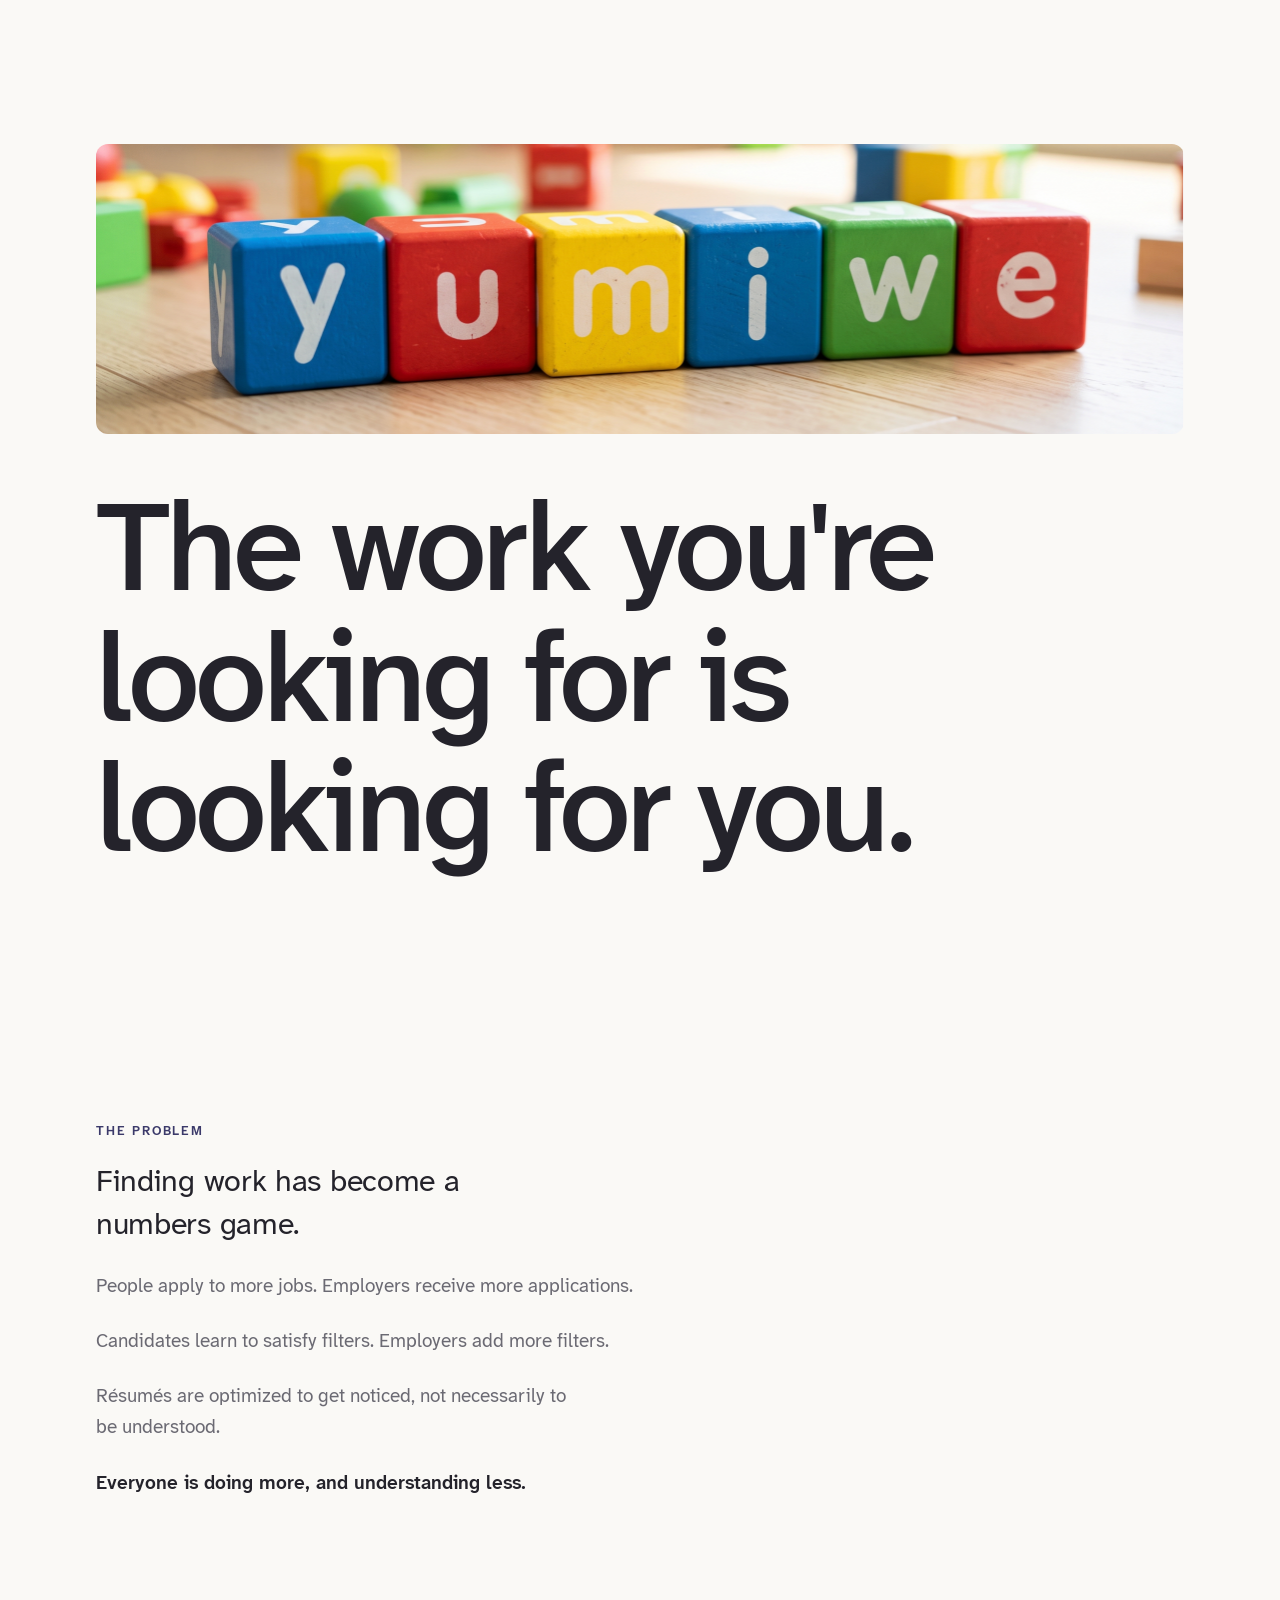
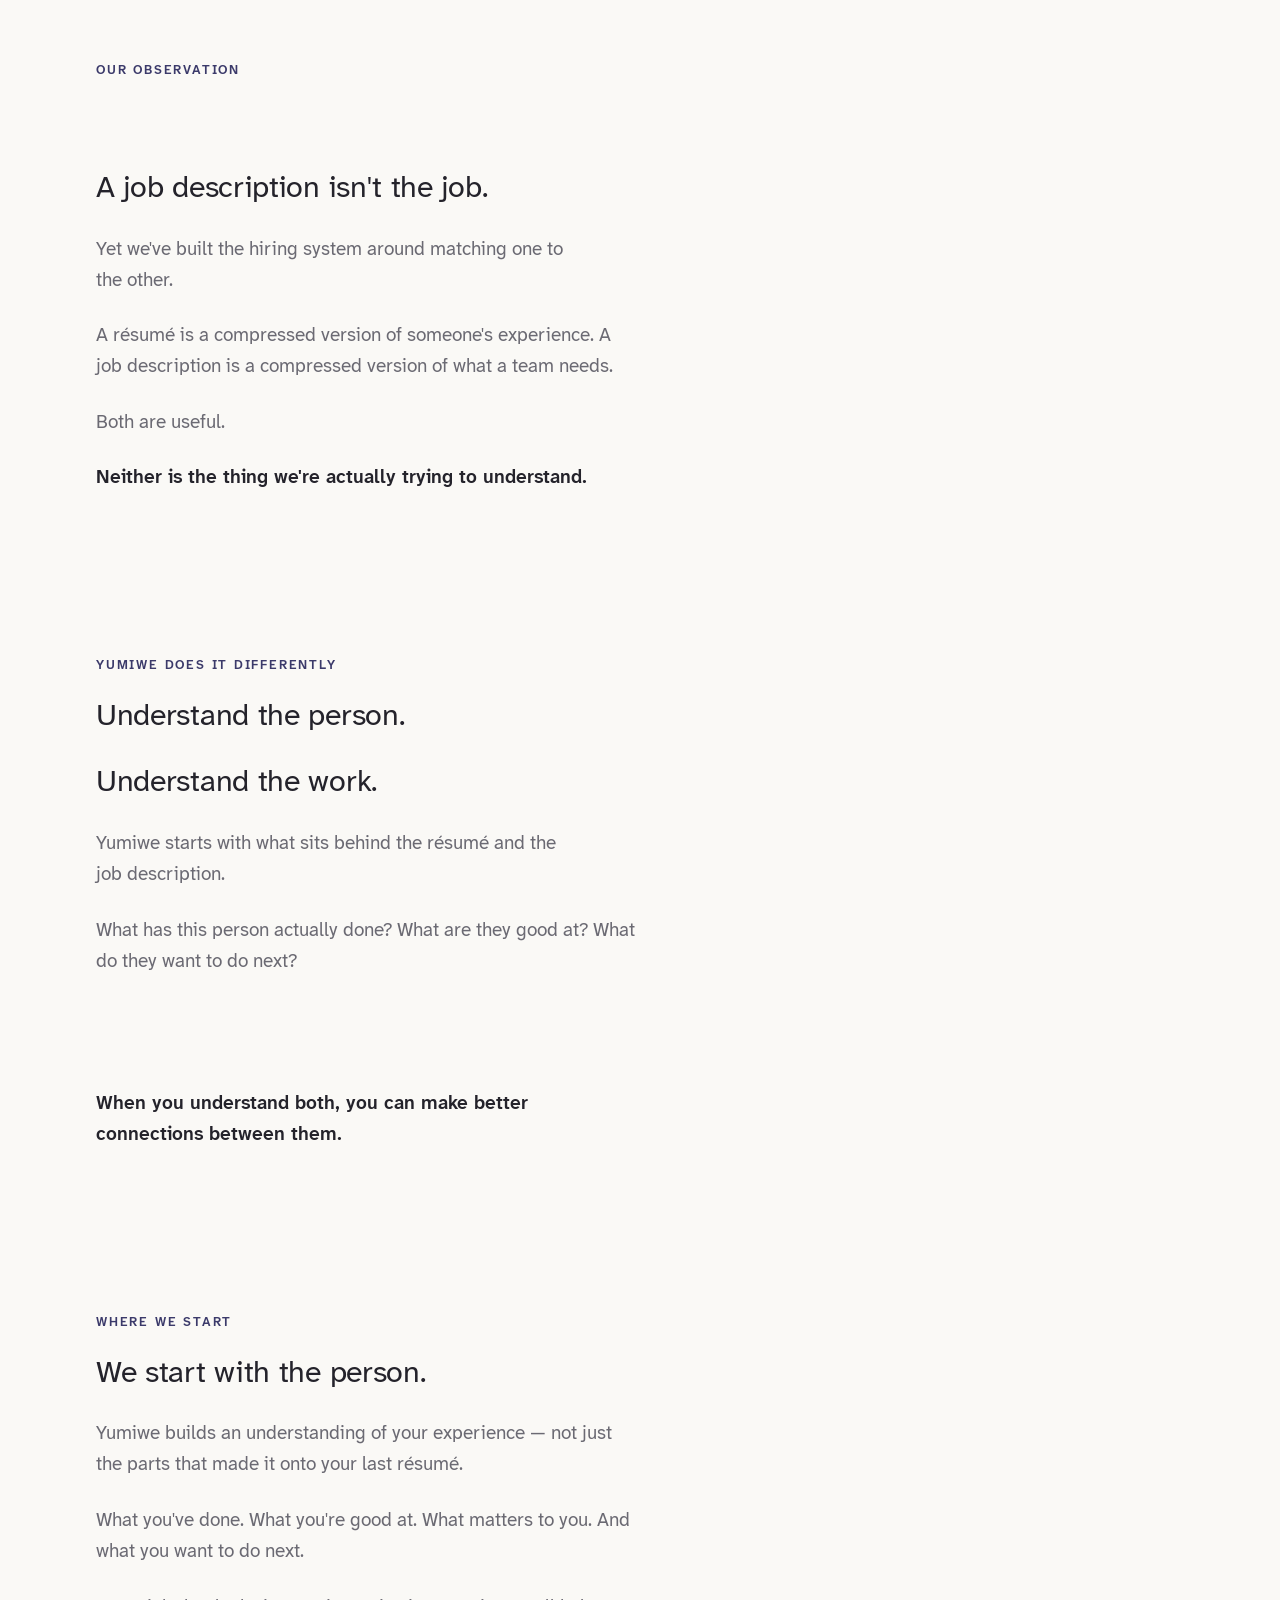
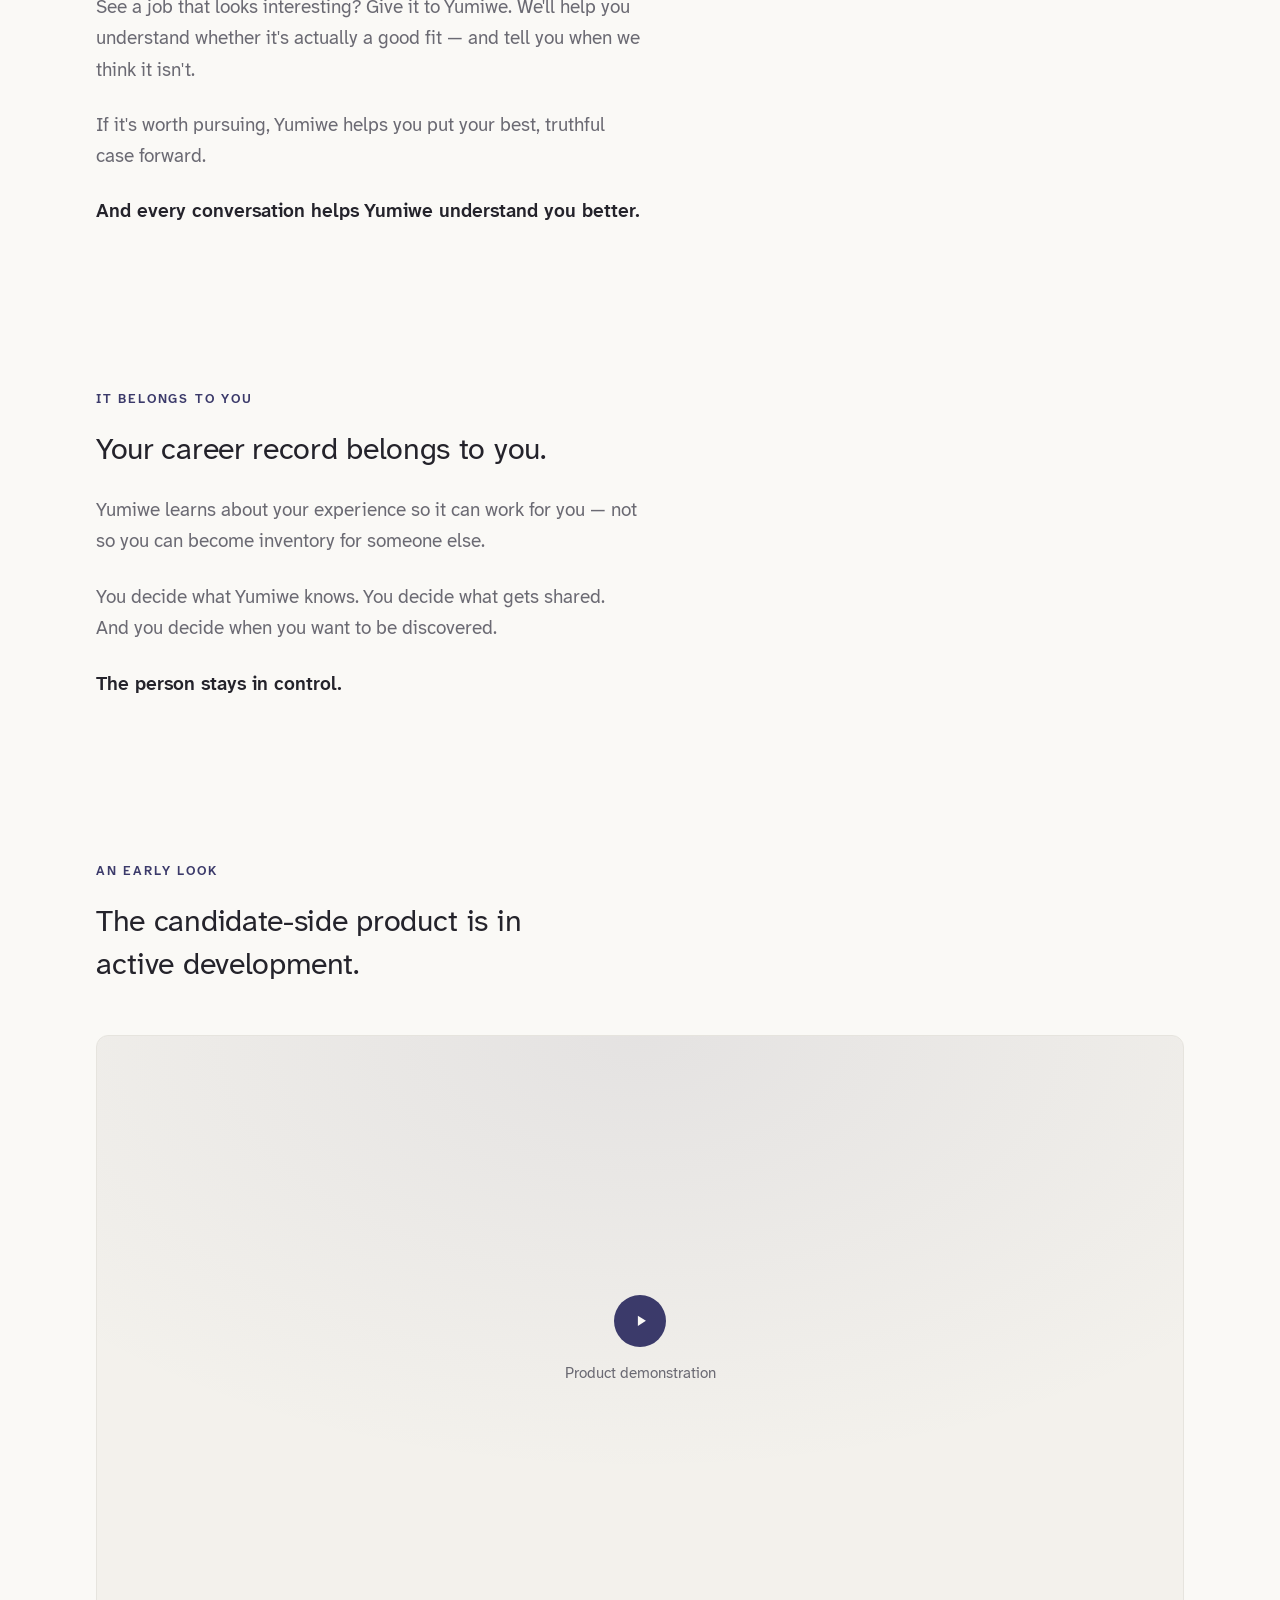
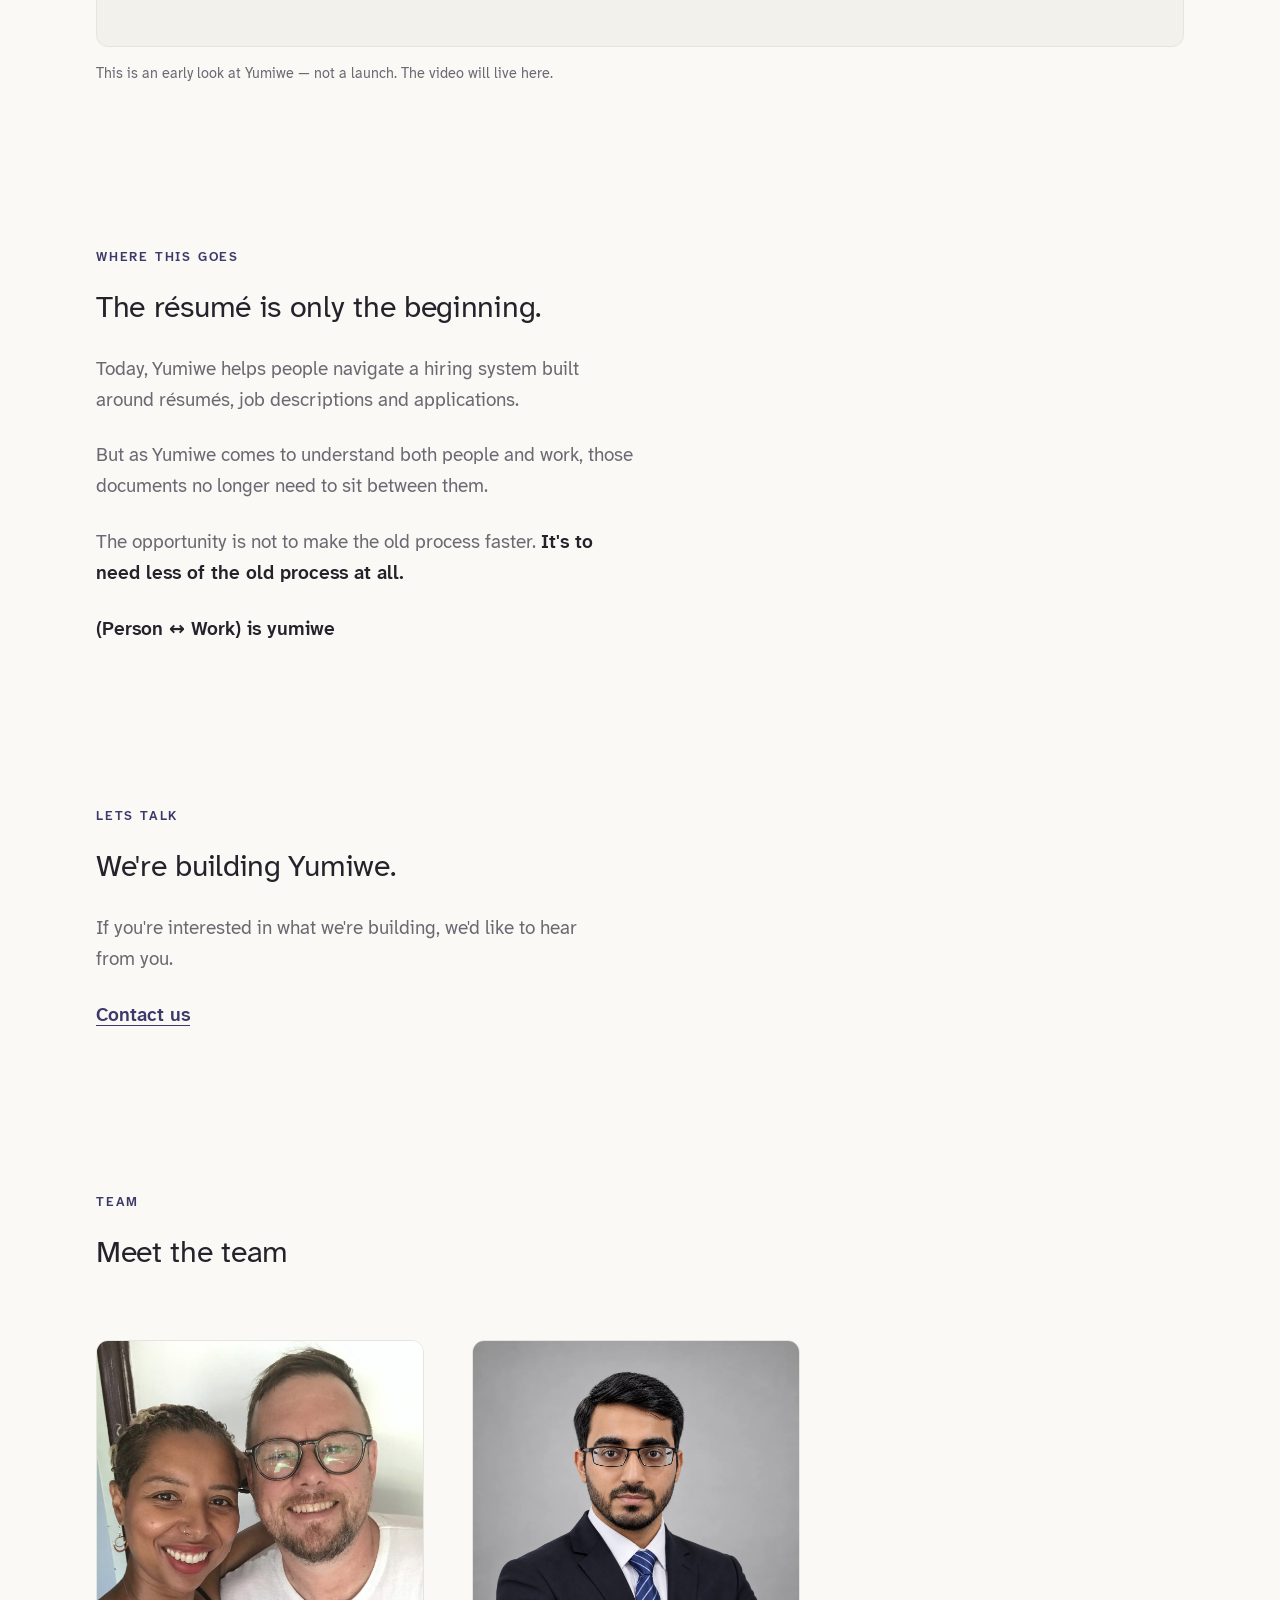
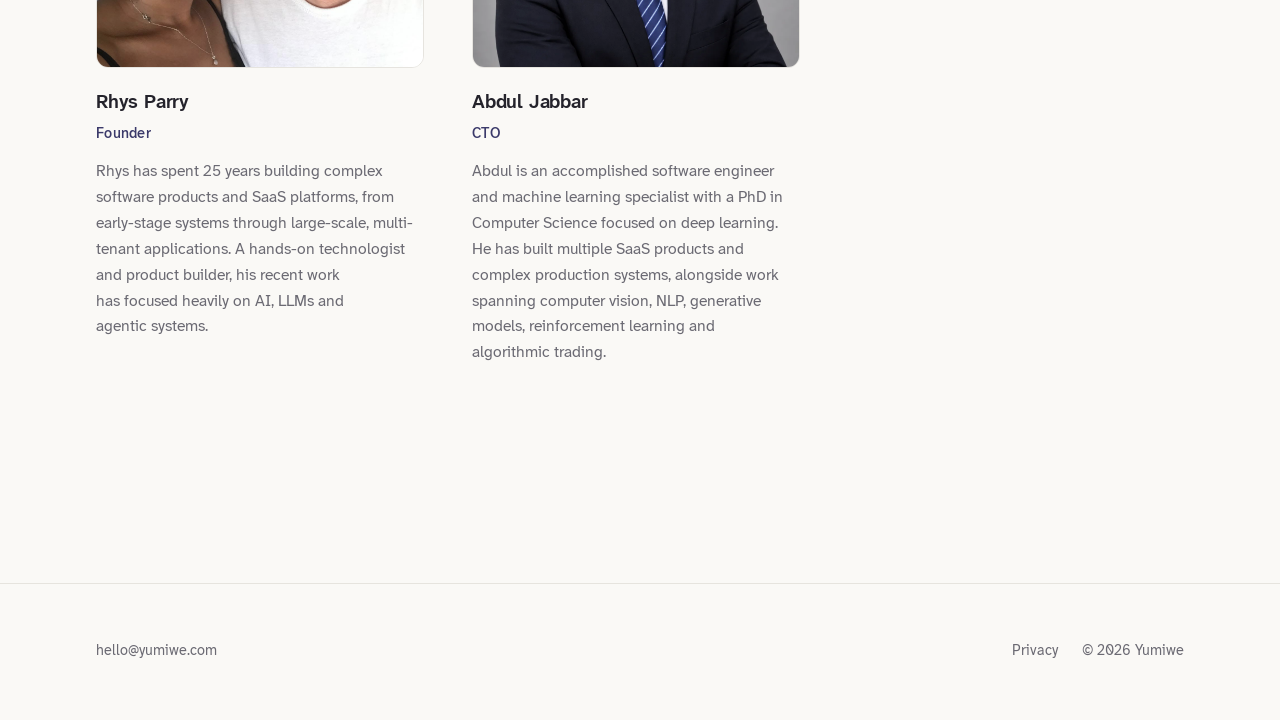
<file: index.html>
<!doctype html>
<html lang="en">
<head>
  <meta charset="utf-8">
  <meta name="viewport" content="width=device-width, initial-scale=1">
  <title>Yumiwe — the work you're looking for is looking for you</title>
  <meta name="description" content="Yumiwe is building a better way for people and opportunities to find each other — starting with the person, not the résumé.">
  <link rel="icon" href="assets/favicon.svg" type="image/svg+xml">
  <link rel="preload" as="font" type="font/woff2" href="assets/fonts/AtkinsonHyperlegibleNext-Regular.woff2" crossorigin>
  <link rel="preload" as="font" type="font/woff2" href="assets/fonts/AtkinsonHyperlegibleNext-Medium.woff2" crossorigin>
  <link rel="stylesheet" href="styles.css">
  <script>document.documentElement.classList.add("js");</script>
</head>
<body>
  <a class="skip-link" href="#main">Skip to content</a>

  <main id="main">

    <!-- Hero -->
    <section class="hero">
      <div class="wrap">
        <img class="hero__banner reveal" src="assets/images/banner.png" alt="Wooden alphabet blocks spelling out yumiwe on a playroom floor" width="2178" height="580" fetchpriority="high">
        <h1 class="hero__tagline reveal" data-delay="1">The work you're looking for is looking for you.</h1>
      </div>
    </section>

    <!-- The problem -->
    <section class="section section--tight">
      <div class="wrap">
        <span class="eyebrow reveal">The problem</span>
        <p class="lede prose reveal" data-delay="1">Finding work has become a numbers game.</p>
        <p class="body-copy prose reveal" data-delay="2">People apply to more jobs. Employers receive more applications.</p>

        <p class="body-copy prose reveal" data-delay="2">Candidates learn to satisfy filters. Employers add more filters.</p>
        <p class="body-copy prose reveal" data-delay="2">Résumés are optimized to get noticed, not necessarily to be understood.</p>
        <p class="body-copy prose reveal" data-delay="3"><strong>Everyone is doing more, and understanding less.</strong></p>
      </div>
    </section>

    <!-- Observation -->
    <section class="section section--tight">
      <div class="wrap">
        <span class="eyebrow reveal">Our observation</span>
        <p class="lede prose reveal" data-delay="1">A résumé isn't the person.</p>
        <p class="lede prose reveal" data-delay="1">A job description isn't the job.</p>
        <p class="body-copy prose reveal" data-delay="2">Yet we've built the hiring system around matching one to the other.</p>
        <p class="body-copy prose reveal" data-delay="2">A résumé is a compressed version of someone's experience. A job description is a compressed version of what a team needs.</p>
        <p class="body-copy prose reveal" data-delay="2">Both are useful.</p>


        <p class="body-copy prose reveal" data-delay="3"><strong>Neither is the thing we're actually trying to understand.</strong></p>
      </div>
    </section>

    <section class="section section--tight">
      <div class="wrap">
        <span class="eyebrow reveal">Yumiwe does it differently</span>
        <p class="lede prose reveal" data-delay="1">Understand the person.</p>
        <p class="lede prose reveal" data-delay="1">Understand the work.</p>
        <p class="body-copy prose reveal" data-delay="2">Yumiwe starts with what sits behind the résumé and the job description.</p>
        <p class="body-copy prose reveal" data-delay="2">What has this person actually done? What are they good at? What do they want to do next?</p>
        <p class="body-copy prose reveal" data-delay="2">What does this team actually need? What work needs to be done? What really matters — and what doesn't?</p>


        <p class="body-copy prose reveal" data-delay="3"><strong>When you understand both, you can make better connections between them.</strong></p>
      </div>
    </section>



    <section class="section section--tight">
      <div class="wrap">
        <span class="eyebrow reveal">Where we start</span>
        <p class="lede prose reveal" data-delay="1">We start with the person.</p>
        <p class="body-copy prose reveal" data-delay="2">Yumiwe builds an understanding of your experience — not just the parts that made it onto your last résumé.</p>
        <p class="body-copy prose reveal" data-delay="2">What you've done. What you're good at. What matters to you. And what you want to do next.</p>
        <p class="body-copy prose reveal" data-delay="2">See a job that looks interesting? Give it to Yumiwe. We'll help you understand whether it's actually a good fit — and tell you when we think it isn't.</p>
        <p class="body-copy prose reveal" data-delay="2">If it's worth pursuing, Yumiwe helps you put your best, truthful case forward.</p>

        <p class="body-copy prose reveal" data-delay="3"><strong>And every conversation helps Yumiwe understand you better.</strong></p>
      </div>
    </section>




    <section class="section section--tight">
      <div class="wrap">
        <span class="eyebrow reveal">It belongs to you</span>
        <p class="lede prose reveal" data-delay="1">Your career record belongs to you.</p>
        <p class="body-copy prose reveal" data-delay="2">Yumiwe learns about your experience so it can work for you — not so you can become inventory for someone else.</p>
        <p class="body-copy prose reveal" data-delay="2">You decide what Yumiwe knows. You decide what gets shared. And you decide when you want to be discovered.</p>
        
        <p class="body-copy prose reveal" data-delay="3"><strong>The person stays in control.</strong></p>
      </div>
    </section>

    <!-- Product in action -->
    <section class="section section--tight">
      <div class="wrap">
        <span class="eyebrow reveal">An early look</span>
        <p class="lede prose reveal" data-delay="1">The candidate-side product is in active development.</p>
        <div class="media reveal" data-delay="2">
          <div class="media__frame">
            <div class="media__placeholder">
              <span class="media__play" aria-hidden="true">
                <svg viewBox="0 0 24 24" fill="currentColor"><path d="M8 5v14l11-7z"/></svg>
              </span>
              <span>Product demonstration</span>
            </div>
          </div>
          <p class="media__caption">This is an early look at Yumiwe — not a launch. The video will live here.</p>
        </div>
      </div>
    </section>


    <section class="section section--tight">
      <div class="wrap">
        <span class="eyebrow reveal">Where this goes</span>
        <p class="lede prose reveal" data-delay="1">The résumé is only the beginning.</p>
        <p class="body-copy prose reveal" data-delay="2">Today, Yumiwe helps people navigate a hiring system built around résumés, job descriptions and applications.</p>
        <p class="body-copy prose reveal" data-delay="2">But as Yumiwe comes to understand both people and work, those documents no longer need to sit between them.</p>
        <p class="body-copy prose reveal" data-delay="2">The opportunity is not to make the old process faster. <strong>It's to need less of the old process at all.</strong></p>

        <p class="body-copy prose reveal" data-delay="3"><strong>(Person ↔ Work) is yumiwe</strong></p>
      </div>
    </section>

    <section class="section section--tight">
      <div class="wrap">
        <span class="eyebrow reveal">Lets talk</span>
        <p class="lede prose reveal" data-delay="1">We're building Yumiwe.</p>
        <p class="body-copy prose reveal" data-delay="2">If you're interested in what we're building, we'd like to hear from you.</p>

        <p class="body-copy prose reveal" data-delay="3"><strong><a href="mailto:rhys@yuwime.com">Contact us</a></strong></p>
      </div>
    </section>
    

    <!-- Team -->
    <section class="section section--tight">
      <div class="wrap">
        <span class="eyebrow reveal">Team</span>
        <p class="lede prose reveal" data-delay="1">Meet the team</p>
        <div class="team">
          <figure class="person reveal" data-delay="1">
            <img class="person__photo" src="assets/images/rhys.png" alt="Portrait of Rhys Parry" width="1254" height="1254" loading="lazy">
            <figcaption>
              <div class="person__name">Rhys Parry</div>
              <div class="person__role">Founder</div>
              <p class="person__bio">Rhys has spent 25 years building complex software products and SaaS platforms, from early-stage systems through large-scale, multi-tenant applications. A hands-on technologist and product builder, his recent work has focused heavily on AI, LLMs and agentic systems.</p>
            </figcaption>
          </figure>
          <figure class="person reveal" data-delay="2">
            <img class="person__photo" src="assets/images/abdul.png" alt="Portrait of Abdul Jabbar" width="1254" height="1254" loading="lazy">
            <figcaption>
              <div class="person__name">Abdul Jabbar</div>
              <div class="person__role">CTO</div>
              <p class="person__bio">Abdul is an accomplished software engineer and machine learning specialist with a PhD in Computer Science focused on deep learning. He has built multiple SaaS products and complex production systems, alongside work spanning computer vision, NLP, generative models, reinforcement learning and algorithmic trading.</p>
            </figcaption>
          </figure>
        </div>
      </div>
    </section>

  </main>

  <footer class="site-footer">
    <div class="wrap">
      <div class="site-footer__inner">
        <div>
          <a href="mailto:hello@yumiwe.com">hello@yumiwe.com</a>
        </div>
        <nav class="site-footer__links" aria-label="Footer">
          <a href="privacy.html">Privacy</a>
          <span>© 2026 Yumiwe</span>
        </nav>
      </div>
    </div>
  </footer>

  <script src="main.js" defer></script>
</body>
</html>
</file>
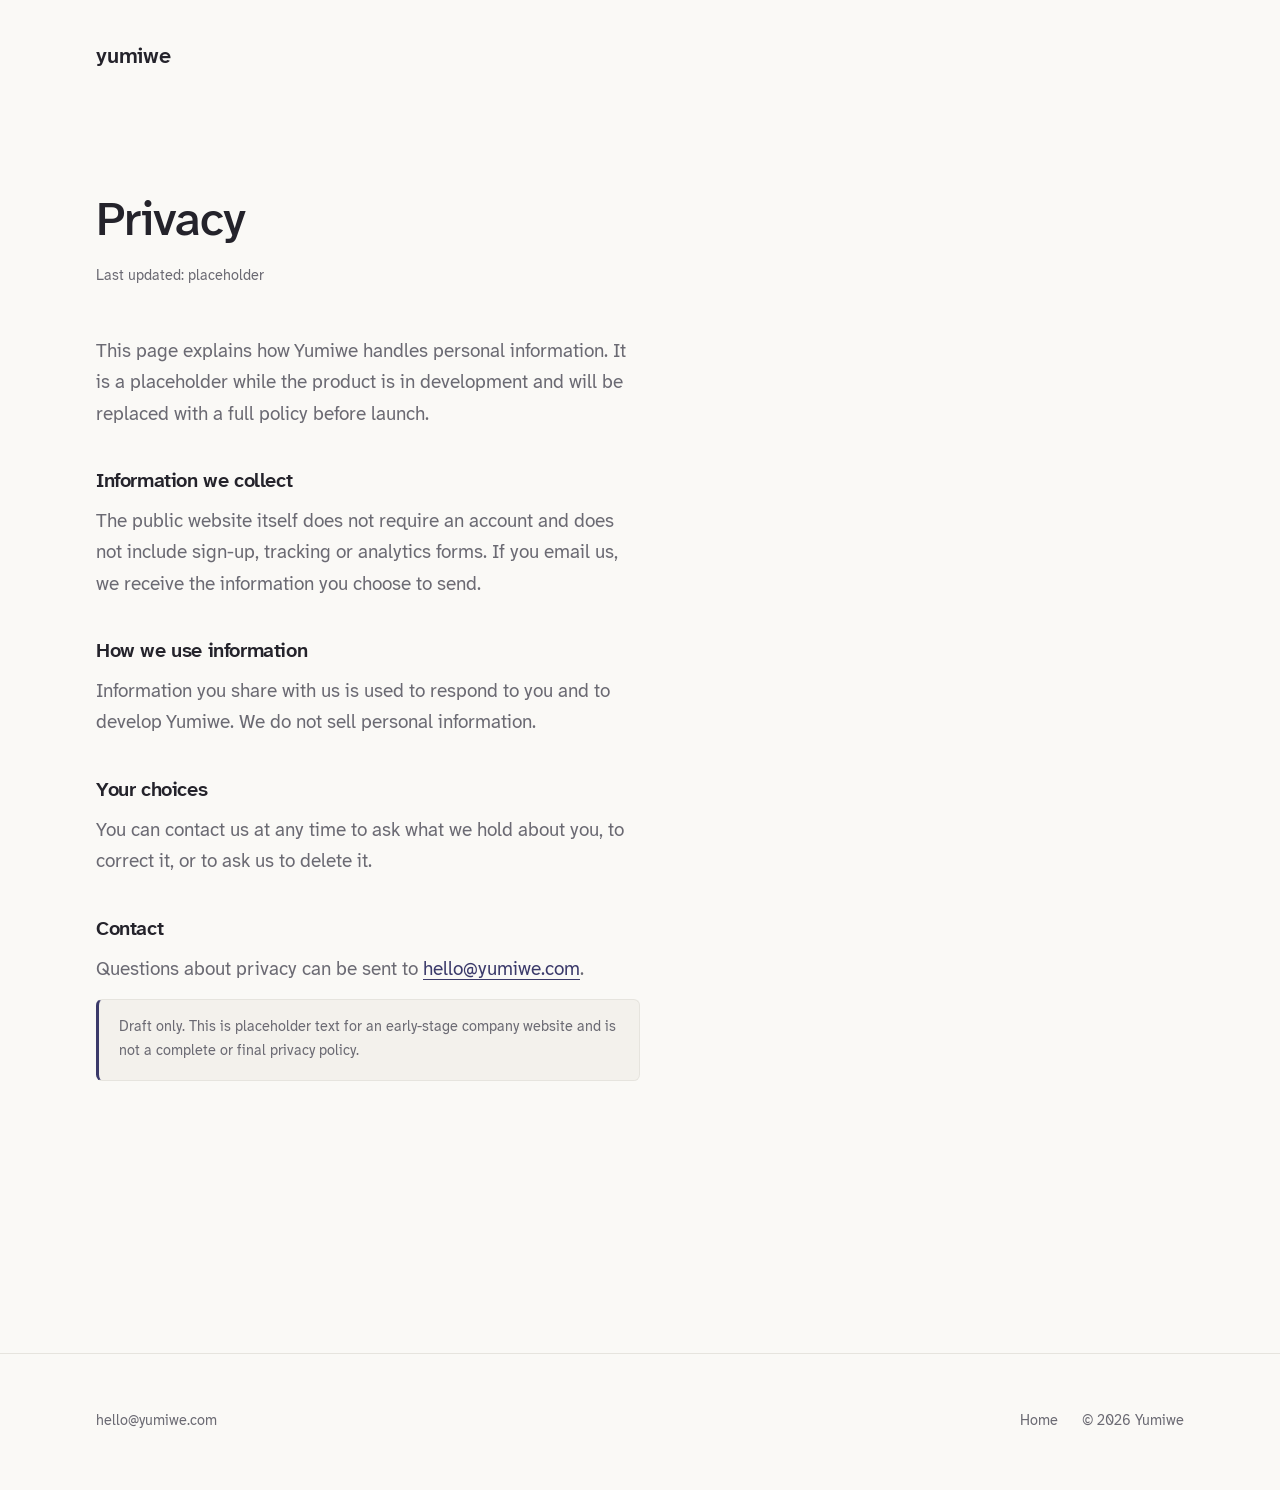
<file: privacy.html>
<!doctype html>
<html lang="en">
<head>
  <meta charset="utf-8">
  <meta name="viewport" content="width=device-width, initial-scale=1">
  <title>Privacy — Yumiwe</title>
  <meta name="description" content="How Yumiwe handles privacy. An early-stage draft.">
  <meta name="robots" content="noindex">
  <link rel="icon" href="assets/favicon.svg" type="image/svg+xml">
  <link rel="preload" as="font" type="font/woff2" href="assets/fonts/AtkinsonHyperlegibleNext-Regular.woff2" crossorigin>
  <link rel="preload" as="font" type="font/woff2" href="assets/fonts/AtkinsonHyperlegibleNext-Medium.woff2" crossorigin>
  <link rel="stylesheet" href="styles.css">
  <script>document.documentElement.classList.add("js");</script>
</head>
<body>
  <a class="skip-link" href="#main">Skip to content</a>

  <header class="site-header">
    <div class="wrap">
      <a class="wordmark" href="/">yumiwe</a>
    </div>
  </header>

  <main id="main" class="page">
    <div class="wrap">
      <h1 class="reveal">Privacy</h1>
      <p class="page__meta reveal" data-delay="1">Last updated: placeholder</p>

      <div class="page__body">
        <p class="reveal">This page explains how Yumiwe handles personal information. It is a placeholder while the product is in development and will be replaced with a full policy before launch.</p>

        <h2 class="reveal">Information we collect</h2>
        <p class="reveal">The public website itself does not require an account and does not include sign-up, tracking or analytics forms. If you email us, we receive the information you choose to send.</p>

        <h2 class="reveal">How we use information</h2>
        <p class="reveal">Information you share with us is used to respond to you and to develop Yumiwe. We do not sell personal information.</p>

        <h2 class="reveal">Your choices</h2>
        <p class="reveal">You can contact us at any time to ask what we hold about you, to correct it, or to ask us to delete it.</p>

        <h2 class="reveal">Contact</h2>
        <p class="reveal">Questions about privacy can be sent to <a href="mailto:hello@yumiwe.com">hello@yumiwe.com</a>.</p>

        <p class="draft-note reveal">Draft only. This is placeholder text for an early-stage company website and is not a complete or final privacy policy.</p>
      </div>
    </div>
  </main>

  <footer class="site-footer">
    <div class="wrap">
      <div class="site-footer__inner">
        <div>
          <a href="mailto:hello@yumiwe.com">hello@yumiwe.com</a>
        </div>
        <nav class="site-footer__links" aria-label="Footer">
          <a href="/">Home</a>
          <span>© 2026 Yumiwe</span>
        </nav>
      </div>
    </div>
  </footer>

  <script src="main.js" defer></script>
</body>
</html>
</file>
<file: styles.css>
/* ==========================================================================
   yumiwe — V1 brochure stylesheet
   Hand-written. No frameworks, no build step, no external requests.
   ========================================================================== */

/* --------------------------------------------------------------------------
   Fonts (self-hosted)
   -------------------------------------------------------------------------- */

@font-face {
  font-family: "Atkinson Hyperlegible Next";
  src: url("assets/fonts/AtkinsonHyperlegibleNext-Regular.woff2") format("woff2");
  font-weight: 400;
  font-style: normal;
  font-display: swap;
}

@font-face {
  font-family: "Atkinson Hyperlegible Next";
  src: url("assets/fonts/AtkinsonHyperlegibleNext-Medium.woff2") format("woff2");
  font-weight: 500;
  font-style: normal;
  font-display: swap;
}

@font-face {
  font-family: "Atkinson Hyperlegible Next";
  src: url("assets/fonts/AtkinsonHyperlegibleNext-SemiBold.woff2") format("woff2");
  font-weight: 600;
  font-style: normal;
  font-display: swap;
}

/* --------------------------------------------------------------------------
   Tokens
   -------------------------------------------------------------------------- */

:root {
  /* Colour — provisional, not final brand palette */
  --bg: #faf9f6;
  --ink: #24232b;
  --muted: #6b6a73;
  --brand: #3b3a6a;
  --rule: #e6e4de;
  --surface: #f3f1ec;

  /* Type */
  --font: "Atkinson Hyperlegible Next", ui-sans-serif, system-ui, -apple-system,
    "Segoe UI", Roboto, Helvetica, Arial, sans-serif;
  --measure: 34rem;
  --page: 68rem;

  /* Space */
  --pad: clamp(1.25rem, 5vw, 3rem);
  --section: clamp(4.5rem, 11vw, 8.5rem);
  --gap: clamp(1.5rem, 4vw, 3rem);
  --radius: 0.75rem;

  --ease: cubic-bezier(0.22, 0.61, 0.36, 1);
}

/* --------------------------------------------------------------------------
   Reset & base
   -------------------------------------------------------------------------- */

*,
*::before,
*::after {
  box-sizing: border-box;
}

html {
  scroll-behavior: smooth;
  -webkit-text-size-adjust: 100%;
}

body {
  margin: 0;
  background: var(--bg);
  color: var(--ink);
  font-family: var(--font);
  font-weight: 400;
  font-size: clamp(1.0625rem, 0.6vw + 0.95rem, 1.1875rem);
  line-height: 1.65;
  -webkit-font-smoothing: antialiased;
  -moz-osx-font-smoothing: grayscale;
}

img {
  display: block;
  max-width: 100%;
  height: auto;
}

figure {
  margin: 0;
}

a {
  color: var(--brand);
  text-decoration-thickness: 1px;
  text-underline-offset: 0.2em;
}

a:hover {
  color: var(--ink);
}

h1,
h2,
h3 {
  font-weight: 500;
  line-height: 1.12;
  letter-spacing: -0.02em;
  text-wrap: balance;
  margin: 0;
}

p {
  margin: 0;
}

::selection {
  background: color-mix(in srgb, var(--brand) 22%, transparent);
}

:focus-visible {
  outline: 2px solid var(--brand);
  outline-offset: 3px;
  border-radius: 2px;
}

/* --------------------------------------------------------------------------
   Layout helpers
   -------------------------------------------------------------------------- */

.wrap {
  width: min(100% - (var(--pad) * 2), var(--page));
  margin-inline: auto;
}

.prose {
  max-width: var(--measure);
}

.skip-link {
  position: absolute;
  left: var(--pad);
  top: -4rem;
  z-index: 10;
  padding: 0.5rem 0.9rem;
  background: var(--ink);
  color: var(--bg);
  border-radius: 0.4rem;
  text-decoration: none;
  transition: top 0.2s var(--ease);
}

.skip-link:focus {
  top: 1rem;
  color: var(--bg);
}

/* --------------------------------------------------------------------------
   Header
   -------------------------------------------------------------------------- */

.site-header {
  padding-block: clamp(1.5rem, 4vw, 2.5rem);
}

.wordmark {
  font-size: 1.35rem;
  font-weight: 600;
  letter-spacing: -0.01em;
  color: var(--ink);
  text-decoration: none;
}

.wordmark:hover {
  color: var(--brand);
}

/* --------------------------------------------------------------------------
   Sections
   -------------------------------------------------------------------------- */

.section {
  padding-block: var(--section);
}

.section--tight {
  padding-block: clamp(3rem, 7vw, 5rem);
}

.eyebrow {
  display: block;
  margin-bottom: 1.25rem;
  font-size: 0.8rem;
  font-weight: 600;
  letter-spacing: 0.14em;
  text-transform: uppercase;
  color: var(--brand);
}

.lede {
  font-size: clamp(1.35rem, 2.4vw, 1.9rem);
  font-weight: 400;
  line-height: 1.4;
  letter-spacing: -0.01em;
  color: var(--ink);
  text-wrap: pretty;
}

.body-copy {
  color: var(--muted);
  text-wrap: pretty;
}

.prose + .prose {
  margin-top: 1.5rem;
}

.body-copy strong {
  font-weight: 600;
  color: var(--ink);
}

/* --------------------------------------------------------------------------
   The bigger idea — an editorial, typographic section
   -------------------------------------------------------------------------- */

.idea__intro {
  max-width: 48rem;
}

.idea__headline {
  font-size: clamp(2.1rem, 4.6vw, 3.1rem);
  font-weight: 500;
  line-height: 1.08;
  letter-spacing: -0.03em;
  color: var(--ink);
  text-wrap: balance;
}

.idea__support {
  max-width: 34rem;
  margin-top: 1.5rem;
  font-size: clamp(1.05rem, 1.3vw, 1.2rem);
  line-height: 1.6;
  color: var(--muted);
  text-wrap: pretty;
}

.idea__proposition {
  margin-top: clamp(4.5rem, 10vw, 8rem);
}

.idea__lead {
  font-size: clamp(1.05rem, 1.3vw, 1.2rem);
  color: var(--muted);
}

.idea__display {
  margin-top: 0.85rem;
  max-width: 40rem;
  font-size: clamp(1.5rem, 3vw, 2.15rem);
  font-weight: 500;
  line-height: 1.4;
  letter-spacing: -0.02em;
  color: var(--ink);
  text-wrap: pretty;
}

.perspectives {
  display: grid;
  gap: clamp(2.5rem, 6vw, 3.5rem);
  grid-template-columns: 1fr;
  margin-top: clamp(3.5rem, 8vw, 6rem);
}

@media (min-width: 46rem) {
  .perspectives {
    grid-template-columns: 1fr 1fr;
    gap: clamp(2rem, 6vw, 5rem);
  }
}

.perspectives__label {
  display: block;
  font-size: 0.8rem;
  font-weight: 600;
  letter-spacing: 0.14em;
  text-transform: uppercase;
  color: var(--brand);
}

.perspectives__col p {
  margin-top: 1.1rem;
  font-size: clamp(1.1rem, 1.4vw, 1.3rem);
  line-height: 1.7;
  color: var(--ink);
  text-wrap: pretty;
}

.idea__close {
  margin-top: clamp(3rem, 7vw, 5.5rem);
}

.idea__close .idea__support {
  margin-top: 0;
}

.idea__conclusion {
  max-width: 24ch;
  margin-top: 2rem;
  font-size: clamp(1.9rem, 4.2vw, 2.9rem);
  font-weight: 500;
  line-height: 1.1;
  letter-spacing: -0.025em;
  color: var(--ink);
  text-wrap: balance;
}

.idea__conclusion-punch {
  font-weight: 600;
}

/* --------------------------------------------------------------------------
   Hero
   -------------------------------------------------------------------------- */

.hero {
  padding-block: clamp(3rem, 12vw, 9rem) clamp(4rem, 14vw, 10rem);
}

.hero__banner {
  width: 100%;
  height: auto;
  border-radius: var(--radius);
  margin-bottom: clamp(2rem, 5vw, 3.5rem);
}

.hero__tagline {
  max-width: 14ch;
  font-size: clamp(2.75rem, 11vw, 8rem);
  font-weight: 500;
  line-height: 1.02;
  letter-spacing: -0.035em;
}

/* --------------------------------------------------------------------------
   What we're building — paired columns
   -------------------------------------------------------------------------- */

.pair {
  display: grid;
  gap: var(--gap);
  grid-template-columns: 1fr;
  margin-top: clamp(2.5rem, 6vw, 4rem);
}

@media (min-width: 46rem) {
  .pair {
    grid-template-columns: 1fr 1fr;
    gap: clamp(2rem, 5vw, 4.5rem);
  }
}

.pair__item h3 {
  font-size: 1.15rem;
  font-weight: 600;
  letter-spacing: -0.01em;
}

.pair__item p {
  margin-top: 0.85rem;
  color: var(--muted);
  text-wrap: pretty;
}

.pair__item .pair__lead {
  margin-top: 0.7rem;
  font-size: 1.15rem;
  font-weight: 500;
  line-height: 1.35;
  color: var(--ink);
  letter-spacing: -0.01em;
}

.pair__note {
  display: block;
  margin-top: 0.9rem;
  font-size: 0.85rem;
  letter-spacing: 0.02em;
  color: var(--brand);
}

/* --------------------------------------------------------------------------
   Product in action
   -------------------------------------------------------------------------- */

.media {
  margin-top: clamp(2rem, 5vw, 3rem);
}

.media__frame {
  position: relative;
  aspect-ratio: 16 / 9;
  display: grid;
  place-items: center;
  background: var(--surface);
  border: 1px solid var(--rule);
  border-radius: var(--radius);
  overflow: hidden;
}

.media__frame::after {
  content: "";
  position: absolute;
  inset: 0;
  background: radial-gradient(
    120% 120% at 50% 0%,
    color-mix(in srgb, var(--brand) 8%, transparent),
    transparent 60%
  );
  pointer-events: none;
}

.media__placeholder {
  position: relative;
  z-index: 1;
  display: flex;
  flex-direction: column;
  align-items: center;
  gap: 0.9rem;
  padding: 1rem;
  text-align: center;
  color: var(--muted);
  font-size: 0.95rem;
}

.media__play {
  display: grid;
  place-items: center;
  width: 3.25rem;
  height: 3.25rem;
  border-radius: 50%;
  background: var(--brand);
  color: var(--bg);
}

.media__play svg {
  width: 1.1rem;
  height: 1.1rem;
  margin-left: 2px;
}

.media__caption {
  margin-top: 1rem;
  font-size: 0.9rem;
  color: var(--muted);
}

/* --------------------------------------------------------------------------
   Team
   -------------------------------------------------------------------------- */

.team {
  display: grid;
  gap: clamp(2rem, 5vw, 3rem);
  grid-template-columns: 1fr;
  margin-top: clamp(2.5rem, 6vw, 4rem);
}

@media (min-width: 40rem) {
  .team {
    grid-template-columns: repeat(2, minmax(0, 1fr));
    max-width: 44rem;
  }
}

.person__photo {
  aspect-ratio: 1 / 1;
  width: 100%;
  object-fit: cover;
  background: var(--surface);
  border: 1px solid var(--rule);
  border-radius: var(--radius);
  filter: grayscale(0.15);
}

.person__name {
  margin-top: 1.25rem;
  font-size: 1.2rem;
  font-weight: 600;
  letter-spacing: -0.01em;
}

.person__role {
  margin-top: 0.2rem;
  font-size: 0.9rem;
  font-weight: 500;
  letter-spacing: 0.02em;
  color: var(--brand);
}

.person__bio {
  margin-top: 0.85rem;
  color: var(--muted);
  font-size: 0.98rem;
  text-wrap: pretty;
}

/* --------------------------------------------------------------------------
   Footer
   -------------------------------------------------------------------------- */

.site-footer {
  margin-top: var(--section);
  padding-block: clamp(2.5rem, 5vw, 3.5rem);
  border-top: 1px solid var(--rule);
}

.site-footer__inner {
  display: flex;
  flex-wrap: wrap;
  align-items: baseline;
  justify-content: space-between;
  gap: 1.25rem 2rem;
  font-size: 0.9rem;
  color: var(--muted);
}

.site-footer a {
  color: var(--muted);
  text-decoration: none;
}

.site-footer a:hover {
  color: var(--ink);
  text-decoration: underline;
}

.site-footer__links {
  display: flex;
  flex-wrap: wrap;
  gap: 1.5rem;
}

/* --------------------------------------------------------------------------
   Privacy page
   -------------------------------------------------------------------------- */

.page {
  padding-block: clamp(3rem, 8vw, 5rem) var(--section);
}

.page h1 {
  font-size: clamp(2rem, 5vw, 3rem);
  max-width: 20ch;
}

.page__meta {
  margin-top: 1rem;
  font-size: 0.9rem;
  color: var(--muted);
}

.page__body {
  margin-top: clamp(2rem, 5vw, 3rem);
  max-width: var(--measure);
}

.page__body h2 {
  margin-top: 2.5rem;
  font-size: 1.25rem;
  font-weight: 600;
}

.page__body p,
.page__body ul {
  margin-top: 0.85rem;
  color: var(--muted);
  text-wrap: pretty;
}

.page__body ul {
  padding-left: 1.2rem;
}

.page__body li + li {
  margin-top: 0.4rem;
}

.draft-note {
  margin-top: clamp(2.5rem, 6vw, 3.5rem);
  padding: 1rem 1.25rem;
  border: 1px solid var(--rule);
  border-left: 3px solid var(--brand);
  border-radius: 0.4rem;
  background: var(--surface);
  font-size: 0.9rem;
  color: var(--muted);
}

/* --------------------------------------------------------------------------
   Scroll reveal (progressive enhancement)
   Only active when JS is present.
   -------------------------------------------------------------------------- */

.js .reveal {
  opacity: 0;
  transform: translateY(1.25rem);
  transition: opacity 0.7s var(--ease), transform 0.7s var(--ease);
  will-change: opacity, transform;
}

.js .reveal.is-visible {
  opacity: 1;
  transform: none;
}

.js .reveal[data-delay="1"] {
  transition-delay: 0.08s;
}

.js .reveal[data-delay="2"] {
  transition-delay: 0.16s;
}

.js .reveal[data-delay="3"] {
  transition-delay: 0.24s;
}

@media (prefers-reduced-motion: reduce) {
  html {
    scroll-behavior: auto;
  }

  .js .reveal {
    opacity: 1;
    transform: none;
    transition: none;
  }
}
</file>
